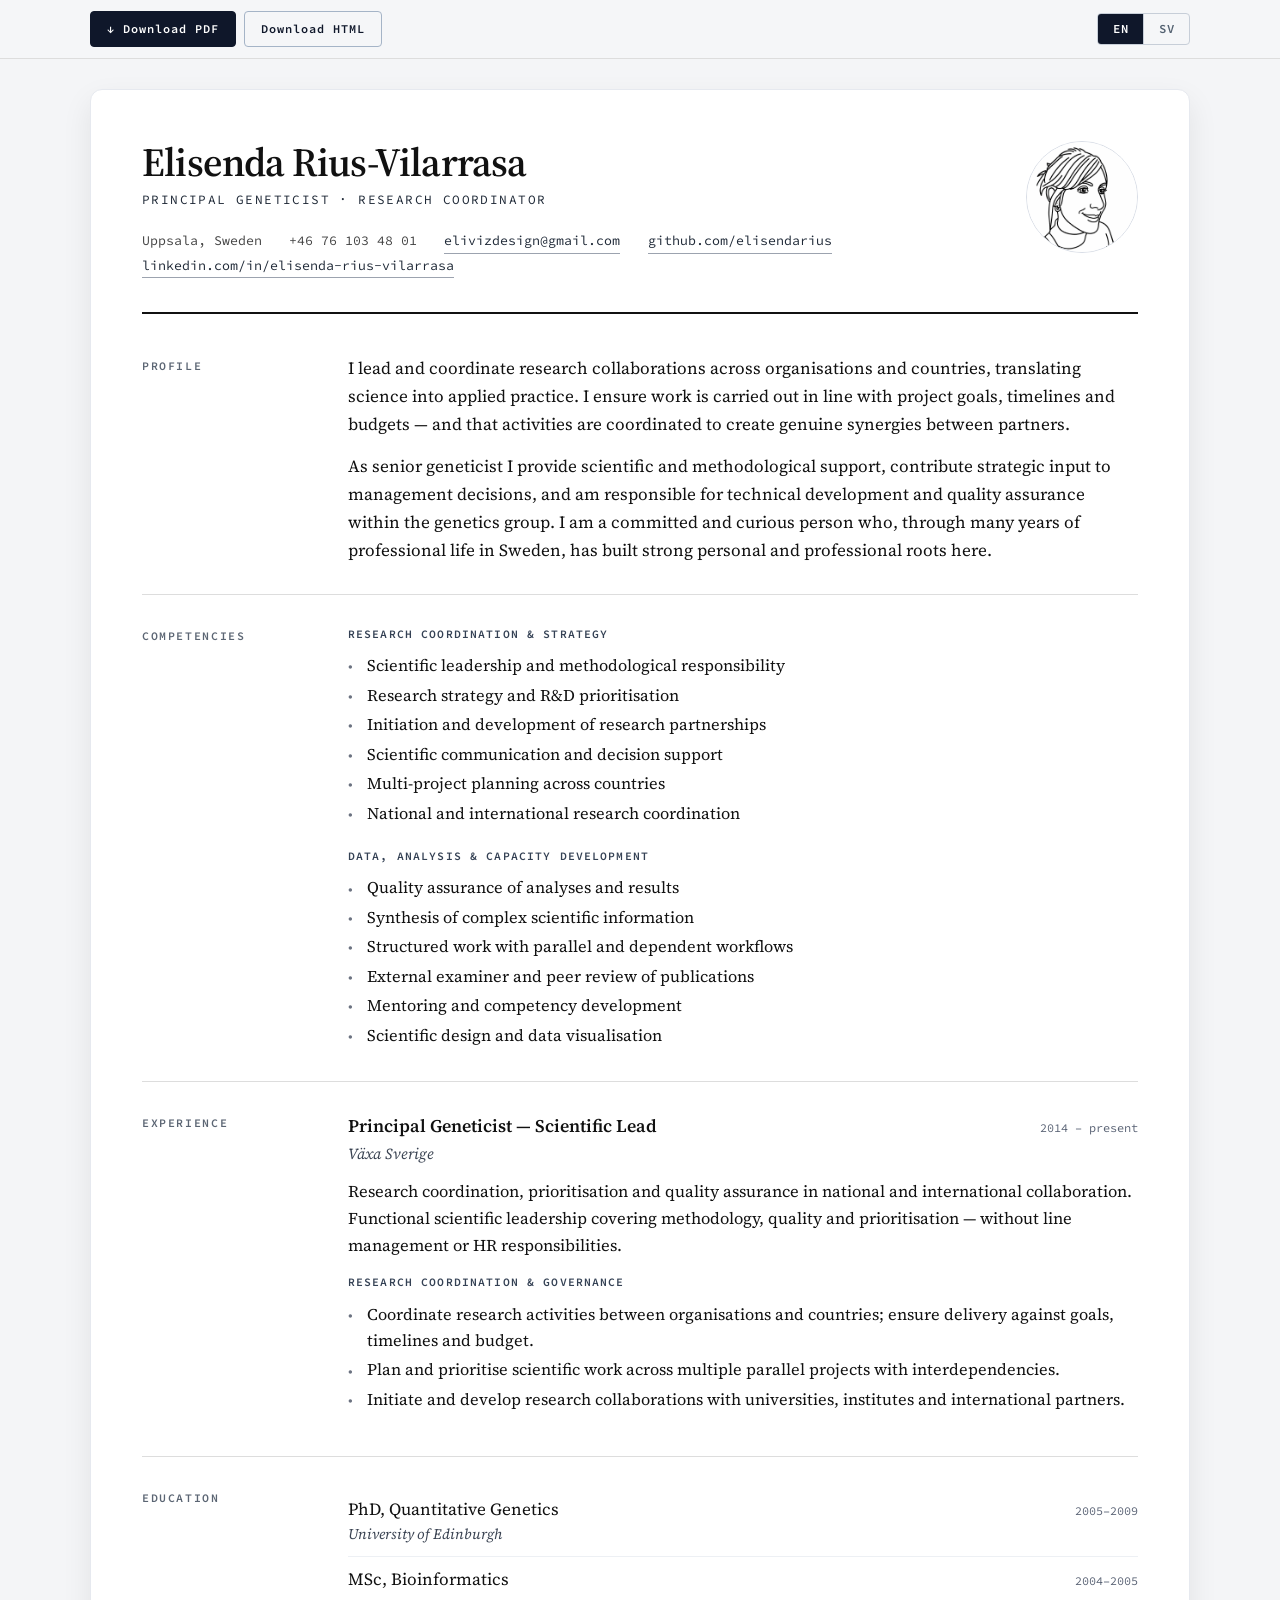
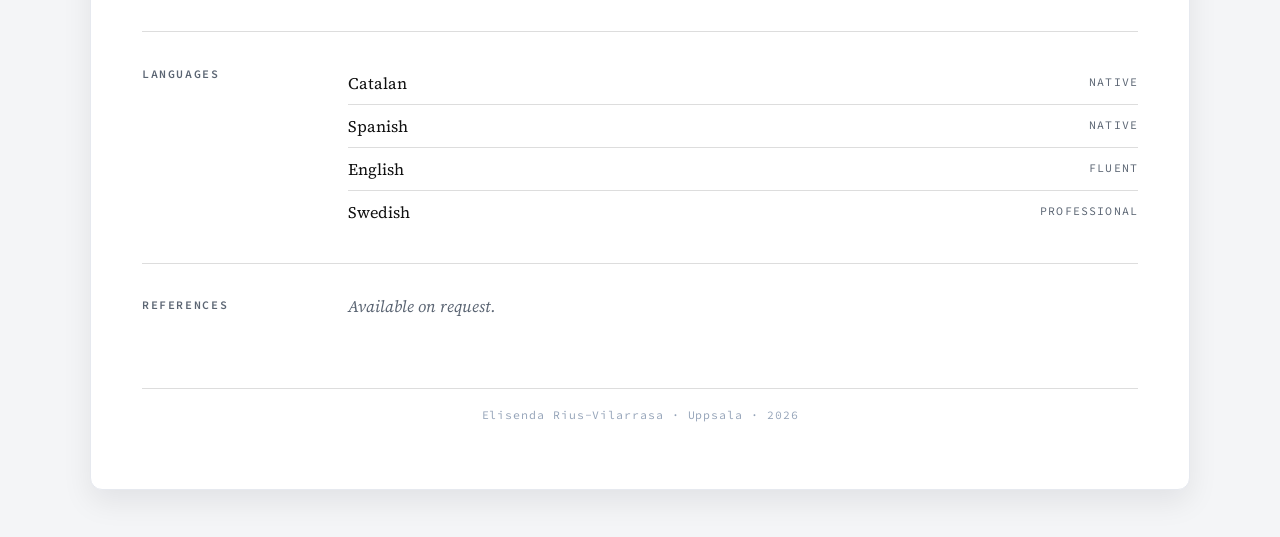
<file: cv.html>
<!DOCTYPE html>
<html lang="en">
<head>
  <meta charset="UTF-8" />
  <meta name="viewport" content="width=device-width, initial-scale=1.0" />
  <title>Elisenda Rius-Vilarrasa — CV</title>
  <meta name="description" content="Professional CV for Elisenda Rius-Vilarrasa." />
  <style>
    @import url('https://fonts.googleapis.com/css2?family=Source+Serif+4:ital,wght@0,300;0,400;0,600;1,300;1,400&family=Source+Code+Pro:wght@400;500;600&display=swap');

    :root {
      --bg: #f4f5f7;
      --surface: #ffffff;
      --ink: #111111;
      --ink-soft: #444444;
      --line: #dddddd;
      --accent: #0f172a;
      --accent-soft: #334155;
      --shadow: 0 12px 30px rgba(2, 6, 23, 0.08);
    }

    * { box-sizing: border-box; margin: 0; padding: 0; }

    html {
      font-size: 17px;
      background: var(--bg);
      color: var(--ink);
      scroll-behavior: smooth;
    }

    body {
      font-family: 'Source Serif 4', Georgia, serif;
      font-weight: 400;
      line-height: 1.65;
      color: var(--ink);
      background: var(--bg);
    }

    body.lang-sv {
      --bg: #eeece8;
    }

    .lang-bar {
      position: sticky;
      top: 0;
      border-bottom: 1px solid var(--line);
      padding: 0.65rem 1.25rem;
      display: flex;
      justify-content: center;
      z-index: 50;
      backdrop-filter: blur(8px);
      background: color-mix(in srgb, var(--bg) 92%, white 8%);
    }

    .lang-controls {
      width: min(1100px, 100%);
      display: flex;
      justify-content: space-between;
      align-items: center;
      gap: 1rem;
    }

    .button-row {
      display: flex;
      flex-wrap: wrap;
      gap: 0.5rem;
    }

    .btn {
      font-family: 'Source Code Pro', monospace;
      font-size: 0.7rem;
      font-weight: 600;
      letter-spacing: 0.08em;
      padding: 0.42rem 0.95rem;
      border-radius: 4px;
      border: 1px solid transparent;
      text-decoration: none;
      display: inline-block;
      cursor: pointer;
      transition: background 0.2s ease, color 0.2s ease, border-color 0.2s ease;
    }

    .btn-primary {
      background: var(--accent);
      color: #fff;
      border-color: var(--accent);
    }

    .btn-primary:hover { background: var(--accent-soft); border-color: var(--accent-soft); }

    .btn-secondary {
      background: transparent;
      color: var(--accent);
      border-color: #a5b4c7;
    }

    .btn-secondary:hover { background: #eef2f7; }

    .lang-switch {
      display: flex;
      border: 1px solid #c7ced8;
      border-radius: 4px;
      overflow: hidden;
    }

    .lang-btn {
      font-family: 'Source Code Pro', monospace;
      font-size: 0.72rem;
      font-weight: 600;
      letter-spacing: 0.08em;
      padding: 0.42rem 0.85rem;
      border: none;
      background: transparent;
      color: #526070;
      cursor: pointer;
    }

    .lang-btn + .lang-btn { border-left: 1px solid #c7ced8; }

    .lang-btn.active {
      background: var(--accent);
      color: #fff;
    }

    .page {
      width: min(1100px, 100% - 2.5rem);
      margin: 1.75rem auto 2.75rem;
      background: var(--surface);
      border: 1px solid #e6e9ef;
      border-radius: 12px;
      box-shadow: var(--shadow);
      padding: 3rem 3rem 3.75rem;
    }

    [data-lang] { display: none; }
    body.lang-en [data-lang="en"],
    body.lang-sv [data-lang="sv"] { display: revert; }

    span[data-lang], a[data-lang] { display: none; }
    body.lang-en span[data-lang="en"], body.lang-en a[data-lang="en"],
    body.lang-sv span[data-lang="sv"], body.lang-sv a[data-lang="sv"] { display: inline; }

    li[data-lang] { display: none; }
    body.lang-en li[data-lang="en"],
    body.lang-sv li[data-lang="sv"] { display: list-item; }

    .cv-header {
      padding-bottom: 2rem;
      margin-bottom: 2.35rem;
      border-bottom: 2px solid var(--ink);
      display: flex;
      justify-content: space-between;
      gap: 2rem;
      align-items: flex-start;
    }

    .cv-header-text { flex: 1; }

    .cv-name {
      font-size: 2.35rem;
      font-weight: 600;
      letter-spacing: -0.02em;
      line-height: 1.08;
      margin-bottom: 0.3rem;
    }

    .cv-title {
      font-family: 'Source Code Pro', monospace;
      font-size: 0.75rem;
      letter-spacing: 0.11em;
      text-transform: uppercase;
      color: #1f2937;
      margin-bottom: 1.1rem;
    }

    .cv-contact {
      font-family: 'Source Code Pro', monospace;
      font-size: 0.78rem;
      line-height: 1.8;
      display: flex;
      flex-wrap: wrap;
      gap: 0 1.6rem;
      color: var(--ink-soft);
    }

    .cv-contact a {
      color: #1f2937;
      text-decoration: none;
      border-bottom: 1px solid #9ca3af;
    }

    .cv-contact a:hover { border-color: #111827; color: #111827; }

    .cv-photo {
      width: 112px;
      height: 112px;
      border-radius: 50%;
      object-fit: cover;
      object-position: center top;
      border: 1px solid #d8dde6;
      flex-shrink: 0;
    }

    .cv-section {
      display: grid;
      grid-template-columns: 160px 1fr;
      gap: 0 2.7rem;
      padding: 1.75rem 0;
      border-top: 1px solid var(--line);
    }

    .cv-section:first-of-type { border-top: none; padding-top: 0; }

    .cv-label {
      font-family: 'Source Code Pro', monospace;
      font-size: 0.68rem;
      font-weight: 600;
      letter-spacing: 0.14em;
      text-transform: uppercase;
      color: #5b6573;
      padding-top: 0.15rem;
    }

    .cv-body p { margin-bottom: 0.8rem; }
    .cv-body p:last-child { margin-bottom: 0; }

    .comp-group { margin-bottom: 1.25rem; }
    .comp-group:last-child { margin-bottom: 0; }

    .comp-heading,
    .sub-label {
      font-family: 'Source Code Pro', monospace;
      font-size: 0.67rem;
      font-weight: 600;
      letter-spacing: 0.1em;
      text-transform: uppercase;
      color: #344154;
      margin-bottom: 0.5rem;
    }

    .comp-items,
    .bullet-list {
      list-style: none;
      padding: 0;
    }

    .comp-items li,
    .bullet-list li {
      font-size: 0.96rem;
      line-height: 1.6;
      margin-bottom: 0.2rem;
      padding-left: 1.1rem;
      position: relative;
    }

    .comp-items li::before,
    .bullet-list li::before {
      content: '•';
      position: absolute;
      left: 0;
      color: #6b7280;
      font-size: 0.9rem;
      top: 0.2rem;
    }

    .role-meta,
    .edu-row {
      display: flex;
      justify-content: space-between;
      align-items: baseline;
      gap: 1rem;
    }

    .role-title { font-size: 1.05rem; font-weight: 600; }
    .role-dates,
    .edu-yr {
      font-family: 'Source Code Pro', monospace;
      font-size: 0.7rem;
      color: #596274;
      white-space: nowrap;
    }

    .role-org { font-size: 0.9rem; color: #3a4352; font-style: italic; margin-bottom: 0.7rem; }
    .role-summary { font-size: 0.97rem; margin-bottom: 1rem; }
    .sub { margin-bottom: 0.85rem; }

    .edu-row {
      padding: 0.5rem 0;
      border-bottom: 1px solid #edf0f4;
    }

    .edu-row:last-child { border-bottom: none; }
    .edu-deg { font-size: 1rem; }
    .edu-inst { font-size: 0.85rem; color: #3a4352; font-style: italic; }

    .lang-table { width: 100%; border-collapse: collapse; }
    .lang-table tr { border-bottom: 1px solid var(--line); }
    .lang-table tr:last-child { border-bottom: none; }
    .lang-table td { padding: 0.45rem 0; font-size: 0.95rem; }
    .lang-table td:last-child {
      font-family: 'Source Code Pro', monospace;
      font-size: 0.68rem;
      letter-spacing: 0.1em;
      text-transform: uppercase;
      text-align: right;
      color: #5b6573;
    }

    .cv-footer {
      margin-top: 2.25rem;
      padding-top: 1rem;
      border-top: 1px solid var(--line);
      text-align: center;
      font-family: 'Source Code Pro', monospace;
      font-size: 0.68rem;
      letter-spacing: 0.08em;
      color: #94a3b8;
    }

    @media (max-width: 700px) {
      .page { width: min(1100px, 100% - 1.25rem); padding: 2rem 1.2rem 2.6rem; }
      .cv-header { flex-direction: column-reverse; gap: 1rem; }
      .cv-photo { width: 88px; height: 88px; }
      .cv-name { font-size: 1.8rem; }
      .cv-section { grid-template-columns: 1fr; gap: 0.45rem; }
      .role-meta,
      .edu-row { flex-direction: column; align-items: flex-start; gap: 0.15rem; }
      .lang-bar { padding-inline: 0.75rem; }
    }

    @media print {
      @page { size: A4; margin: 13mm; }
      html, body { background: #fff !important; }
      .lang-bar { display: none; }
      .page {
        width: 100%;
        margin: 0;
        border: none;
        border-radius: 0;
        box-shadow: none;
        padding: 0;
      }
      .cv-section,
      .role,
      .sub,
      .edu-row { break-inside: avoid; }
      a { color: inherit; text-decoration: none; border-bottom: none !important; }
    }
  </style>
</head>
<body class="lang-en">
  <div class="lang-bar" aria-label="CV controls">
    <div class="lang-controls">
      <div class="button-row">
        <button class="btn btn-primary" onclick="window.print()" aria-label="Download PDF">↓ Download PDF</button>
        <a class="btn btn-secondary" href="cv.html" download="Elisenda-Rius-Vilarrasa-CV.html">Download HTML</a>
      </div>
      <div class="lang-switch" role="group" aria-label="Language switcher">
        <button class="lang-btn active" id="btn-en" onclick="setLang('en')">EN</button>
        <button class="lang-btn" id="btn-sv" onclick="setLang('sv')">SV</button>
      </div>
    </div>
  </div>

  <main class="page">
    <header class="cv-header">
      <div class="cv-header-text">
        <h1 class="cv-name">Elisenda Rius-Vilarrasa</h1>
        <div class="cv-title">
          <span data-lang="en">Principal Geneticist · Research Coordinator</span>
          <span data-lang="sv">Huvudgenetiker · Forskningssamordnare</span>
        </div>
        <div class="cv-contact">
          <span>Uppsala, Sweden</span>
          <span>+46 76 103 48 01</span>
          <a href="mailto:elivizdesign@gmail.com">elivizdesign@gmail.com</a>
          <a href="https://github.com/elisendarius" target="_blank" rel="noopener noreferrer">github.com/elisendarius</a>
          <a href="https://www.linkedin.com/in/elisenda-rius-vilarrasa-35a38726/" target="_blank" rel="noopener noreferrer">linkedin.com/in/elisenda-rius-vilarrasa</a>
        </div>
      </div>
      <img class="cv-photo" src="images/eli.png" alt="Elisenda Rius-Vilarrasa" />
    </header>

    <section class="cv-section">
      <div class="cv-label"><span data-lang="en">Profile</span><span data-lang="sv">Om mig</span></div>
      <div class="cv-body">
        <div data-lang="en">
          <p>I lead and coordinate research collaborations across organisations and countries, translating science into applied practice. I ensure work is carried out in line with project goals, timelines and budgets — and that activities are coordinated to create genuine synergies between partners.</p>
          <p>As senior geneticist I provide scientific and methodological support, contribute strategic input to management decisions, and am responsible for technical development and quality assurance within the genetics group. I am a committed and curious person who, through many years of professional life in Sweden, has built strong personal and professional roots here.</p>
        </div>
        <div data-lang="sv">
          <p>Arbetar med utvecklingsprojekt för praktisk implementering där forskning omsätts i tillämpning. Leder och samordnar forskningssamarbeten mellan organisationer och länder och säkerställer att arbetet genomförs i linje med projektens mål, tidplan och budget samt att aktiviteter samordnas så att de kompletterar varandra och skapar synergier mellan organisationer.</p>
          <p>Som senior genetiker fungerar jag som stöd i vetenskapliga och metodologiska frågor, bidrar med strategiska underlag till ledningsbeslut och ansvarar för teknisk och kompetensutveckling inom genetikergruppen. Jag är en engagerad och nyfiken person som genom många år av yrkesverksamhet i Sverige har byggt upp en stabil personlig och professionell förankring här.</p>
        </div>
      </div>
    </section>

    <section class="cv-section">
      <div class="cv-label"><span data-lang="en">Competencies</span><span data-lang="sv">Kompetenser</span></div>
      <div class="cv-body">
        <div data-lang="en">
          <div class="comp-group">
            <div class="comp-heading">Research coordination &amp; strategy</div>
            <ul class="comp-items">
              <li data-lang="en">Scientific leadership and methodological responsibility</li>
              <li data-lang="en">Research strategy and R&amp;D prioritisation</li>
              <li data-lang="en">Initiation and development of research partnerships</li>
              <li data-lang="en">Scientific communication and decision support</li>
              <li data-lang="en">Multi-project planning across countries</li>
              <li data-lang="en">National and international research coordination</li>
            </ul>
          </div>
          <div class="comp-group">
            <div class="comp-heading">Data, analysis &amp; capacity development</div>
            <ul class="comp-items">
              <li data-lang="en">Quality assurance of analyses and results</li>
              <li data-lang="en">Synthesis of complex scientific information</li>
              <li data-lang="en">Structured work with parallel and dependent workflows</li>
              <li data-lang="en">External examiner and peer review of publications</li>
              <li data-lang="en">Mentoring and competency development</li>
              <li data-lang="en">Scientific design and data visualisation</li>
            </ul>
          </div>
        </div>
        <div data-lang="sv">
          <div class="comp-group">
            <div class="comp-heading">Forskningssamordning och strategiskt arbete</div>
            <ul class="comp-items">
              <li data-lang="sv">Vetenskapligt ledarskap och metodologiskt ansvar</li>
              <li data-lang="sv">Forskningsstrategi, strategiska underlag och prioritering av FoU-insatser</li>
              <li data-lang="sv">Initiering och utveckling av nya forskningssamarbeten och partnerskap</li>
              <li data-lang="sv">Vetenskaplig kommunikation och beslutsstöd</li>
              <li data-lang="sv">Prioritering och planering av vetenskapligt arbete över flera projekt och länder</li>
              <li data-lang="sv">Samordning av forskningsaktiviteter i nationell och internationell samverkan</li>
            </ul>
          </div>
          <div class="comp-group">
            <div class="comp-heading">Dataanalys, samordning och kapacitetsutveckling</div>
            <ul class="comp-items">
              <li data-lang="sv">Uppföljning, granskning och kvalitetssäkring av analyser och resultat</li>
              <li data-lang="sv">Bedömning och syntes av komplex vetenskaplig information för olika målgrupper</li>
              <li data-lang="sv">Strukturerat arbete i miljöer med parallella och beroende arbetsflöden</li>
              <li data-lang="sv">Extern sakkunnig och examinator i forskarutbildningssammanhang samt peer review</li>
              <li data-lang="sv">Mentorskap och kompetensutveckling inom genetikergruppen</li>
              <li data-lang="sv">Vetenskaplig design och visualisering med fokus på pedagogisk förmedling</li>
            </ul>
          </div>
        </div>
      </div>
    </section>

    <section class="cv-section">
      <div class="cv-label"><span data-lang="en">Experience</span><span data-lang="sv">Erfarenhet</span></div>
      <div class="cv-body">
        <article class="role">
          <div class="role-meta">
            <span class="role-title"><span data-lang="en">Principal Geneticist — Scientific Lead</span><span data-lang="sv">Huvudgenetiker — Vetenskaplig ledare</span></span>
            <span class="role-dates">2014 – <span data-lang="en">present</span><span data-lang="sv">pågående</span></span>
          </div>
          <div class="role-org">Växa Sverige</div>
          <p class="role-summary"><span data-lang="en">Research coordination, prioritisation and quality assurance in national and international collaboration. Functional scientific leadership covering methodology, quality and prioritisation — without line management or HR responsibilities.</span><span data-lang="sv">Samordning, prioritering och kvalitetssäkring av forsknings- och analysverksamhet i nationell och internationell samverkan. Funktionellt vetenskapligt ledarskap med ansvar för metodik, kvalitet och prioritering — utan personalansvar, HR-frågor eller linjeledning.</span></p>

          <div class="sub">
            <div class="sub-label"><span data-lang="en">Research coordination &amp; governance</span><span data-lang="sv">Forskningssamordning och styrning</span></div>
            <ul class="bullet-list">
              <li data-lang="en">Coordinate research activities between organisations and countries; ensure delivery against goals, timelines and budget.</li>
              <li data-lang="en">Plan and prioritise scientific work across multiple parallel projects with interdependencies.</li>
              <li data-lang="en">Initiate and develop research collaborations with universities, institutes and international partners.</li>
              <li data-lang="sv">Samordnar forskningsaktiviteter mellan organisationer och länder; säkerställer genomförande enligt projektmål, tidplan och budget.</li>
              <li data-lang="sv">Planerar och prioriterar vetenskapliga insatser över flera parallella projekt med ömsesidiga beroenden.</li>
              <li data-lang="sv">Initierar och utvecklar forskningssamarbeten med universitet, forskningsinstitut och internationella partners.</li>
            </ul>
          </div>
        </article>
      </div>
    </section>

    <section class="cv-section">
      <div class="cv-label"><span data-lang="en">Education</span><span data-lang="sv">Utbildning</span></div>
      <div class="cv-body">
        <div class="edu-row">
          <div>
            <div class="edu-deg"><span data-lang="en">PhD, Quantitative Genetics</span><span data-lang="sv">Doktorsexamen, kvantitativ genetik</span></div>
            <div class="edu-inst">University of Edinburgh</div>
          </div>
          <div class="edu-yr">2005–2009</div>
        </div>
        <div class="edu-row">
          <div>
            <div class="edu-deg"><span data-lang="en">MSc, Bioinformatics</span><span data-lang="sv">Masterexamen, bioinformatik</span></div>
          </div>
          <div class="edu-yr">2004–2005</div>
        </div>
      </div>
    </section>

    <section class="cv-section">
      <div class="cv-label"><span data-lang="en">Languages</span><span data-lang="sv">Språk</span></div>
      <div class="cv-body">
        <table class="lang-table">
          <tr><td><span data-lang="en">Catalan</span><span data-lang="sv">Katalanska</span></td><td><span data-lang="en">Native</span><span data-lang="sv">Modersmål</span></td></tr>
          <tr><td><span data-lang="en">Spanish</span><span data-lang="sv">Spanska</span></td><td><span data-lang="en">Native</span><span data-lang="sv">Modersmål</span></td></tr>
          <tr><td><span data-lang="en">English</span><span data-lang="sv">Engelska</span></td><td><span data-lang="en">Fluent</span><span data-lang="sv">Flytande</span></td></tr>
          <tr><td><span data-lang="en">Swedish</span><span data-lang="sv">Svenska</span></td><td><span data-lang="en">Professional</span><span data-lang="sv">Yrkesmässig</span></td></tr>
        </table>
      </div>
    </section>

    <section class="cv-section">
      <div class="cv-label"><span data-lang="en">References</span><span data-lang="sv">Referenser</span></div>
      <div class="cv-body">
        <p style="font-size:0.96rem; color:#5b6573; font-style:italic;"><span data-lang="en">Available on request.</span><span data-lang="sv">Lämnas på begäran.</span></p>
      </div>
    </section>

    <div class="cv-footer">Elisenda Rius-Vilarrasa · Uppsala · 2026</div>
  </main>

  <script>
    function setLang(lang) {
      document.body.classList.remove('lang-en', 'lang-sv');
      document.body.classList.add(`lang-${lang}`);
      document.documentElement.lang = lang;
      document.getElementById('btn-en').classList.toggle('active', lang === 'en');
      document.getElementById('btn-sv').classList.toggle('active', lang === 'sv');
      localStorage.setItem('cv-language', lang);
    }

    const savedLang = localStorage.getItem('cv-language');
    if (savedLang === 'en' || savedLang === 'sv') {
      setLang(savedLang);
    }
  </script>
</body>
</html>
</file>
